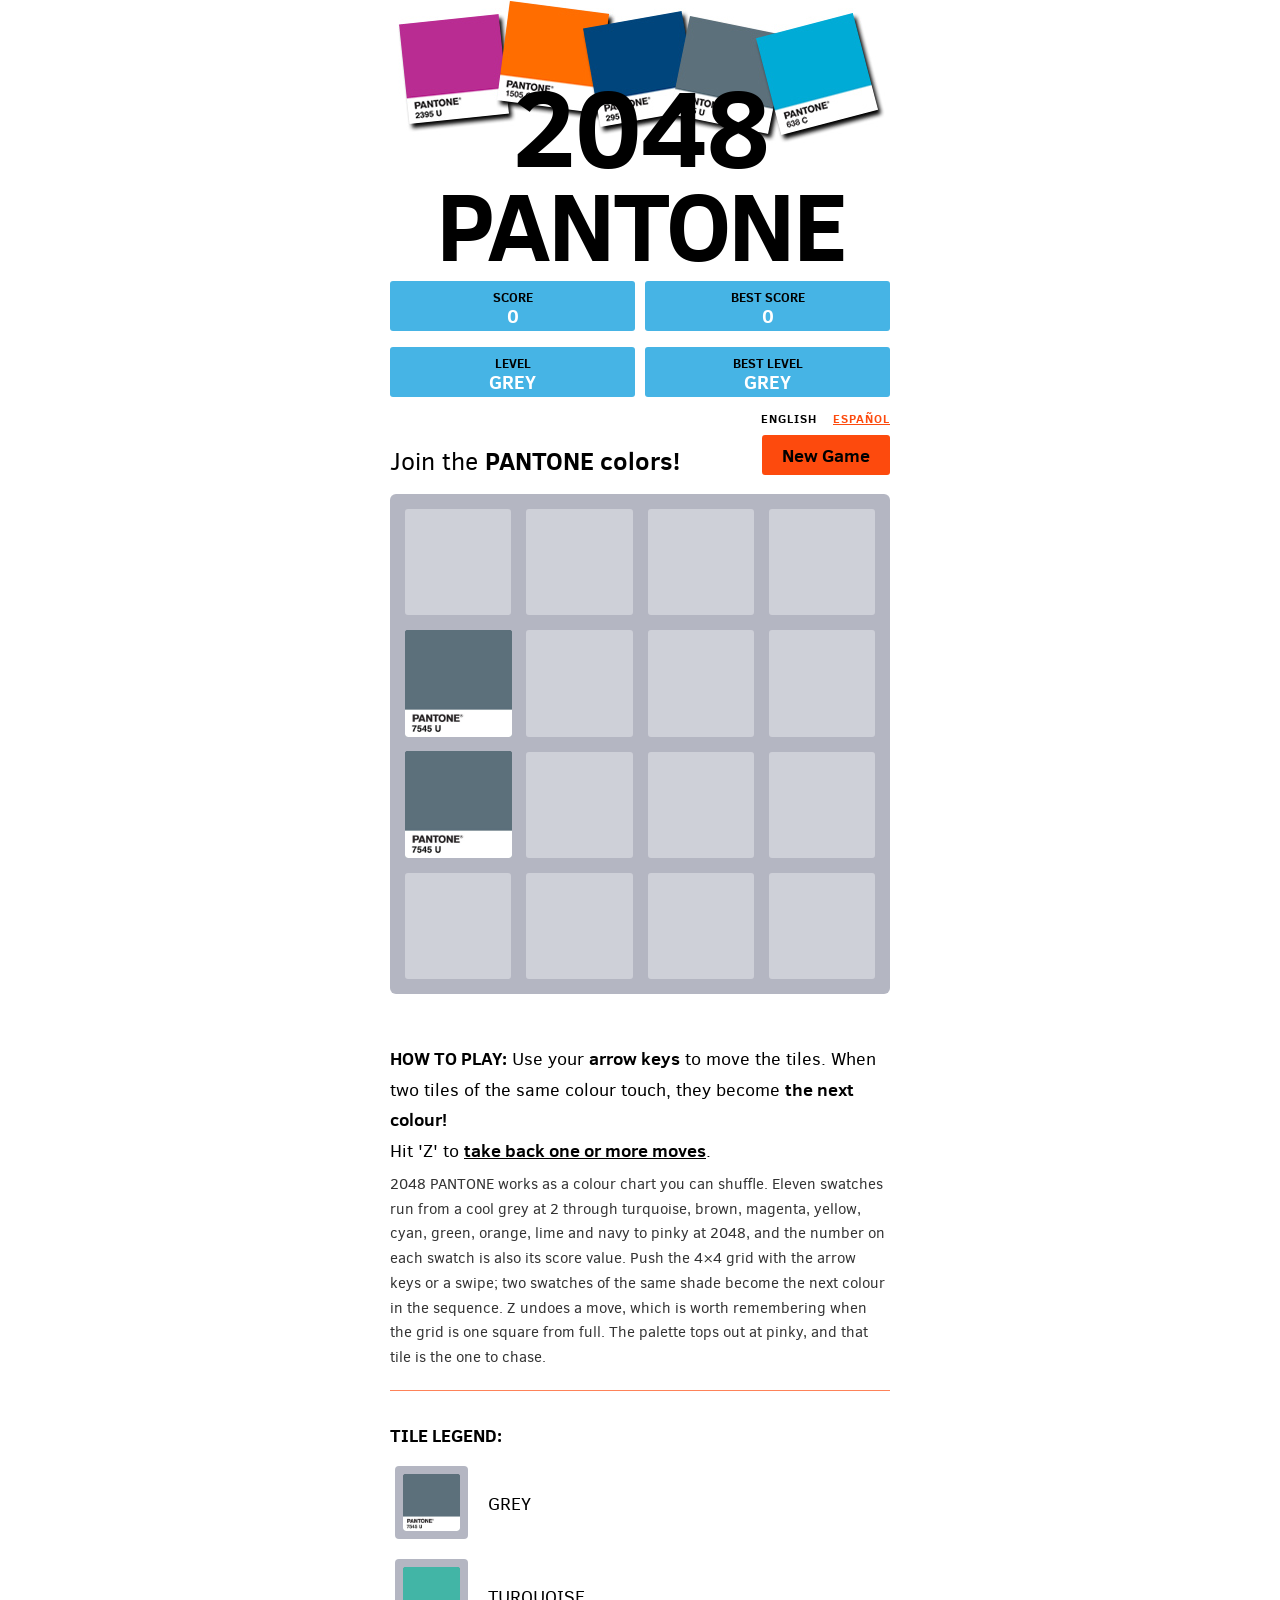
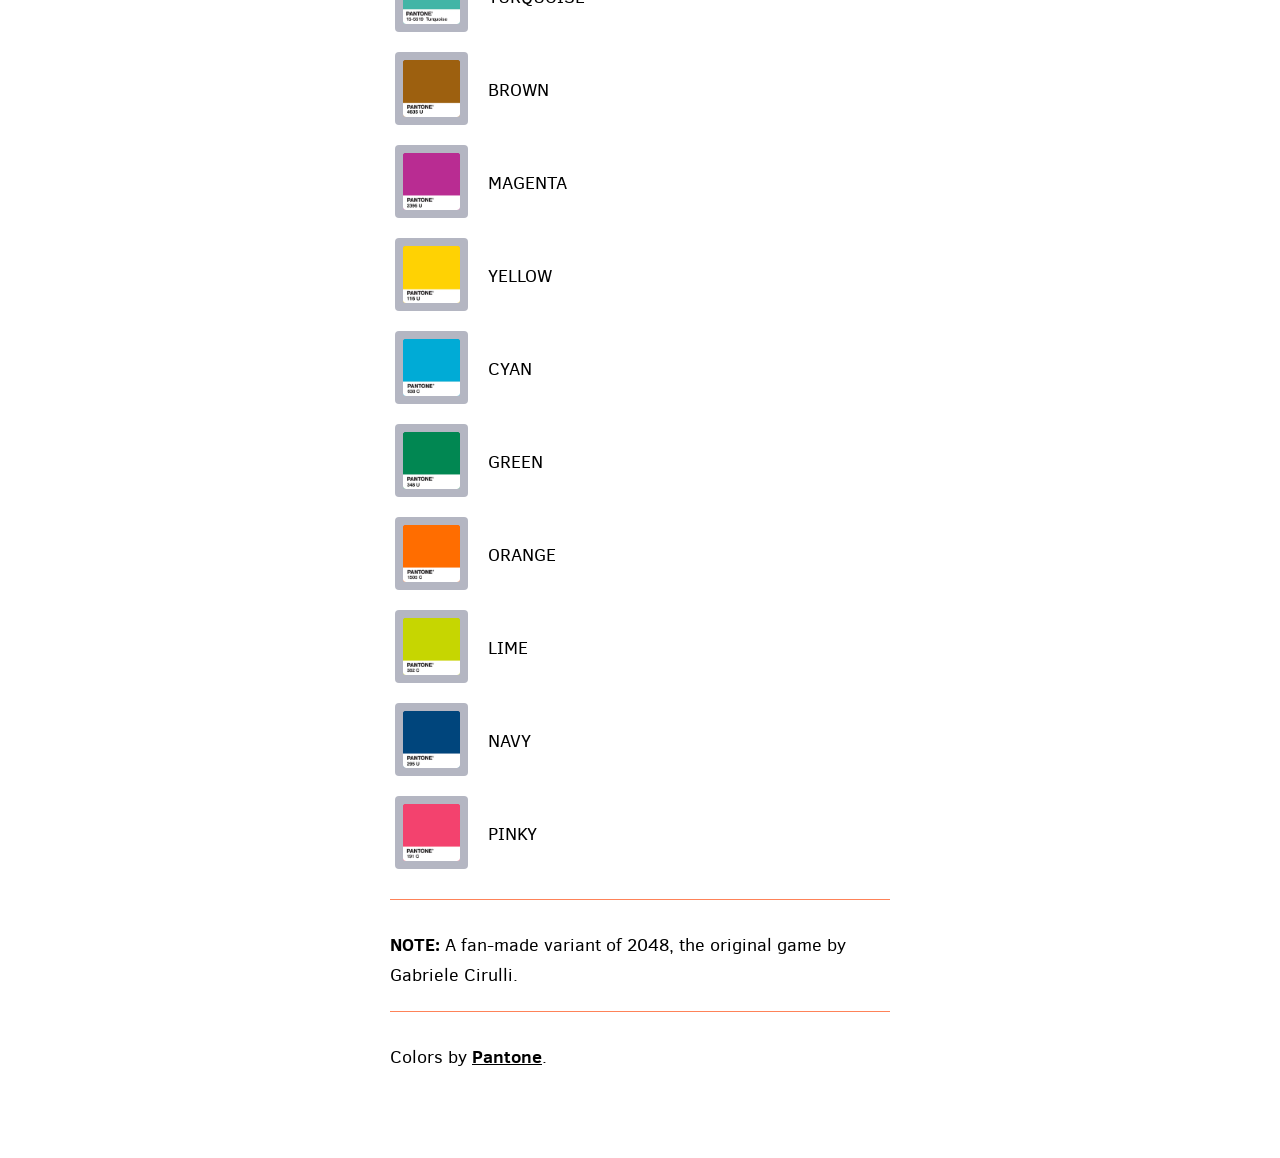
<file: index.html>
<!DOCTYPE html>
<html lang="en">
<head>
  <meta charset="utf-8">
  <title>2048 PANTONE — color tile puzzle</title>
  <meta name="description" content="Play 2048 PANTONE: merge tiles of the same colour to climb from grey to pinky, watch your level, and undo a move when the board traps you.">

  <link rel="canonical" href="https://tile2048.github.io/2048-PANTONE/">
  <link rel="alternate" hreflang="en" href="https://tile2048.github.io/2048-PANTONE/">
  <link rel="alternate" hreflang="es" href="https://tile2048.github.io/2048-PANTONE/es/">
  <link rel="alternate" hreflang="x-default" href="https://tile2048.github.io/2048-PANTONE/">

  <meta property="og:type" content="website">
  <meta property="og:title" content="2048 PANTONE — color tile puzzle">
  <meta property="og:description" content="Play 2048 PANTONE: merge tiles of the same colour to climb from grey to pinky, watch your level, and undo a move when the board traps you.">
  <meta property="og:url" content="https://tile2048.github.io/2048-PANTONE/">
  <meta property="og:locale" content="en_US">
  <meta property="og:locale:alternate" content="es_ES">

  <link href="style/main.css" rel="stylesheet" type="text/css">
  <link rel="shortcut icon" href="favicon.ico">
  <link rel="apple-touch-icon" href="meta/apple-touch-icon.png">
  <meta name="apple-mobile-web-app-capable" content="yes">
  <meta name="apple-mobile-web-app-status-bar-style" content="black">

  <meta name="HandheldFriendly" content="True">
  <meta name="MobileOptimized" content="320">
  <meta name="viewport" content="width=device-width, target-densitydpi=160dpi, initial-scale=1.0, maximum-scale=1, user-scalable=no, minimal-ui">
  <meta name="format-detection" content="telephone=no" />

  <script type="application/ld+json">
  {
    "@context": "https://schema.org",
    "@type": "VideoGame",
    "name": "2048 PANTONE",
    "inLanguage": "en",
    "url": "https://tile2048.github.io/2048-PANTONE/",
    "description": "A PANTONE colour version of the 2048 sliding tile puzzle: merge equal colours to move up the palette from grey to pinky."
  }
  </script>
</head>
<body>
  <div class="container">

    <div class="heading">
      <div class="title-container">
        <h1 class="title">2048 <small>PANTONE</small></h1>
      </div>
      <div class="scores-container">
        <div class="score-container">
          <p>
            <span class="caption">Score</span><br>
            <span class="score-points">0</span>
          </p>
        </div>
        <div class="best-container">
          <p>
            <span class="caption">Best Score</span><br>
            <span class="best-points">0</span>
          </p>
        </div>
        <div class="score-container">
          <p>
            <span class="caption">Level</span><br>
            <span class="score-level">grey</span>
          </p>
        </div>
        <div class="best-container">
          <p>
            <span class="caption">Best Level</span><br>
            <span class="best-level">grey</span>
          </p>
        </div>
      </div>
    </div>

    <nav class="lang-links"><span>English</span> <a href="es/" hreflang="es" lang="es">Español</a></nav>

    <div class="above-game">
      <p class="game-intro">Join the <strong>PANTONE colors!</strong></p>
      <a class="restart-button">New Game</a>
    </div>

    <div class="game-container">
      <div class="game-message">
        <p></p>
        <div class="lower">
	        <a class="keep-playing-button">Continue</a>
          <a class="retry-button">Retry</a>
          <div class="score-sharing"></div>
        </div>
      </div>

      <div class="grid-container">
        <div class="grid-row">
          <div class="grid-cell"></div>
          <div class="grid-cell"></div>
          <div class="grid-cell"></div>
          <div class="grid-cell"></div>
        </div>
        <div class="grid-row">
          <div class="grid-cell"></div>
          <div class="grid-cell"></div>
          <div class="grid-cell"></div>
          <div class="grid-cell"></div>
        </div>
        <div class="grid-row">
          <div class="grid-cell"></div>
          <div class="grid-cell"></div>
          <div class="grid-cell"></div>
          <div class="grid-cell"></div>
        </div>
        <div class="grid-row">
          <div class="grid-cell"></div>
          <div class="grid-cell"></div>
          <div class="grid-cell"></div>
          <div class="grid-cell"></div>
        </div>
      </div>

      <div class="tile-container">

      </div>
    </div>

    <p class="game-explanation">
      <strong class="important">How to play:</strong> Use your <strong>arrow keys</strong> to move the tiles. When two tiles of the same colour touch, they become <strong>the next colour!</strong><br>
      Hit 'Z' to <a href="#" onclick="handle_undo()">take back one or more moves</a>.
    </p>
    <p class="game-about">
      2048 PANTONE works as a colour chart you can shuffle. Eleven swatches run from a cool grey at 2 through turquoise, brown, magenta, yellow, cyan, green, orange, lime and navy to pinky at 2048, and the number on each swatch is also its score value. Push the 4×4 grid with the arrow keys or a swipe; two swatches of the same shade become the next colour in the sequence. Z undoes a move, which is worth remembering when the grid is one square from full. The palette tops out at pinky, and that tile is the one to chase.
    </p>
    <hr>
    <p class="tile-legend"><strong class="important">Tile Legend:</strong></p>
    <div class="legend-list">
      <div class="legend-row">
        <div class="legend-grid"><div class="legend-cell cell-2"><img src="style/img/2.jpg" alt="grey"></div></div>
        <p>grey</p>
      </div>
      <div class="legend-row">
        <div class="legend-grid"><div class="legend-cell cell-4"><img src="style/img/4.jpg" alt="turquoise"></div></div>
        <p>turquoise</p>
      </div>
      <div class="legend-row">
        <div class="legend-grid"><div class="legend-cell cell-8"><img src="style/img/8.jpg" alt="brown"></div></div>
        <p>brown</p>
      </div>
      <div class="legend-row">
        <div class="legend-grid"><div class="legend-cell cell-16"><img src="style/img/16.jpg" alt="magenta"></div></div>
        <p>magenta</p>
      </div>
      <div class="legend-row">
        <div class="legend-grid"><div class="legend-cell cell-32"><img src="style/img/32.jpg" alt="yellow"></div></div>
        <p>yellow</p>
      </div>
      <div class="legend-row">
        <div class="legend-grid"><div class="legend-cell cell-64"><img src="style/img/64.jpg" alt="cyan"></div></div>
        <p>cyan</p>
      </div>
      <div class="legend-row">
        <div class="legend-grid"><div class="legend-cell cell-128"><img src="style/img/128.jpg" alt="green"></div></div>
        <p>green</p>
      </div>
      <div class="legend-row">
        <div class="legend-grid"><div class="legend-cell cell-256"><img src="style/img/256.jpg" alt="orange"></div></div>
        <p>orange</p>
      </div>
      <div class="legend-row">
        <div class="legend-grid"><div class="legend-cell cell-512"><img src="style/img/512.jpg" alt="lime"></div></div>
        <p>lime</p>
      </div>
      <div class="legend-row">
        <div class="legend-grid"><div class="legend-cell cell-1024"><img src="style/img/1024.jpg" alt="navy"></div></div>
        <p>navy</p>
      </div>
      <div class="legend-row">
        <div class="legend-grid"><div class="legend-cell cell-2048"><img src="style/img/2048.jpg" alt="pinky"></div></div>
        <p>pinky</p>
      </div>
    </div>
    <hr>
    <p class="disclaimer">
    <strong class="important">Note:</strong> A fan-made variant of 2048, the original game by Gabriele Cirulli.
    </p>
    <hr>
    <p class="credits">
      Colors by <a href="http://www.pantone.com/pages/pantone/index.aspx" title="Pantone - PANTONE Color, products and guides for accurate color communication.">Pantone</a>.
    </p>
  </div>
  <script src="js/seedrandom.js"></script>
  <script src="js/bind_polyfill.js"></script>
  <script src="js/classlist_polyfill.js"></script>
  <script src="js/animframe_polyfill.js"></script>
  <script>
    // Assets and sentences of this page. The Spanish page sets ../ and its own words.
    window.GAME_ROOT = "";

    // Text that only appears once a game is running, in the language of this page.
    window.PAGE_STRINGS = {
      "game-won": "You win!",
      "game-over": "Game over!",
      "tweet1": "I scored ",
      "tweet2": " at 2048-PANTONE #2048game",
      "2": "grey",
      "4": "turquoise",
      "8": "brown",
      "16": "magenta",
      "32": "yellow",
      "64": "cyan",
      "128": "green",
      "256": "orange",
      "512": "lime",
      "1024": "navy",
      "2048": "pinky"
    };

    function Localize(key) {
      return window.PAGE_STRINGS.hasOwnProperty(String(key)) ? window.PAGE_STRINGS[String(key)] : String(key);
    }
  </script>
  <script src="js/keyboard_input_manager.js"></script>
  <script src="js/html_actuator.js"></script>
  <script src="js/grid.js"></script>
  <script src="js/tile.js"></script>
  <script src="js/local_storage_manager.js"></script>
  <script src="js/game_manager.js"></script>
  <script src="js/application.js"></script>
  <script>
    window.twttr = (function (d,s,id) {
      var t, js, fjs = d.getElementsByTagName(s)[0];
      if (d.getElementById(id)) return; js=d.createElement(s); js.id=id;
      js.src="https://platform.twitter.com/widgets.js"; fjs.parentNode.insertBefore(js, fjs);
      return window.twttr || (t = { _e: [], ready: function(f){ t._e.push(f) } });
    }(document, "script", "twitter-wjs"));
  </script>
  <script type='module' src='https://static.cloudflareinsights.com/beacon.min.js' data-cf-beacon='{"token": "ac91dead76b643889e88ca2612f285b2"}'></script>
</body>
</html>
</file>
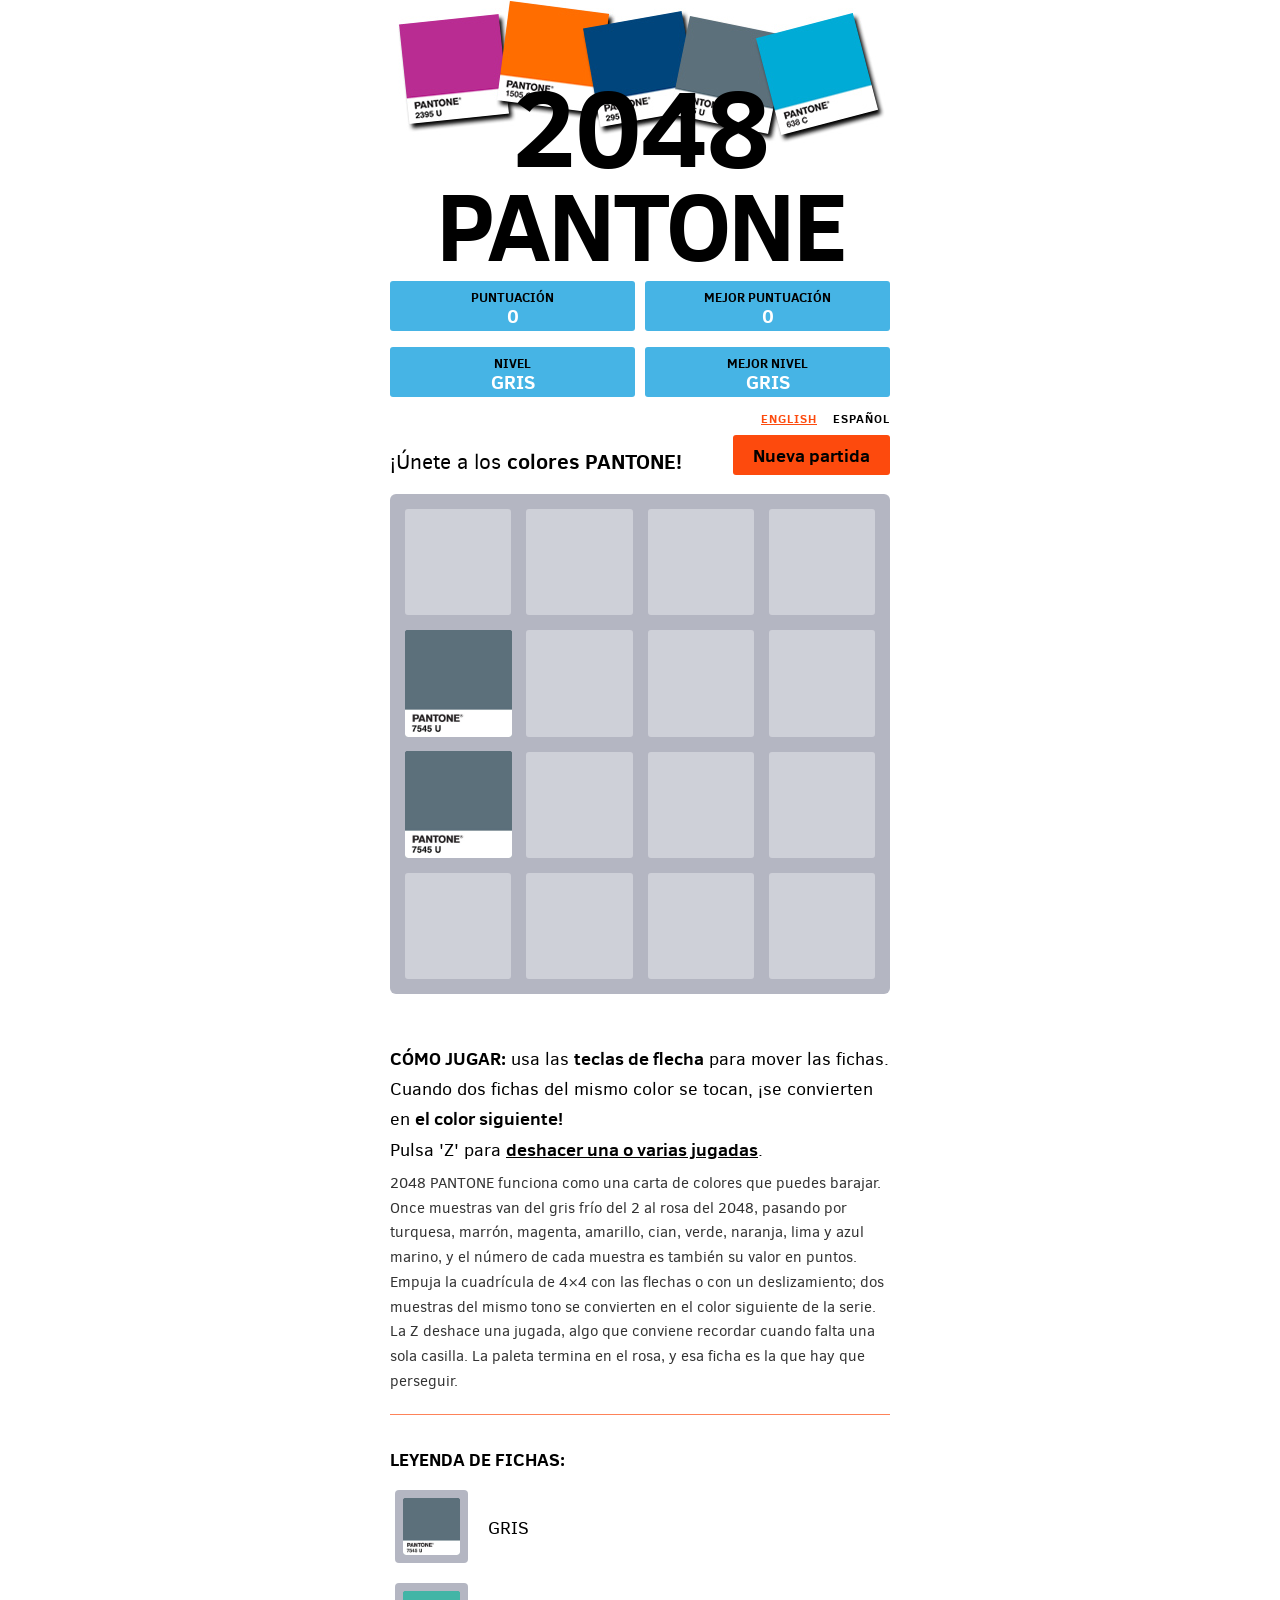
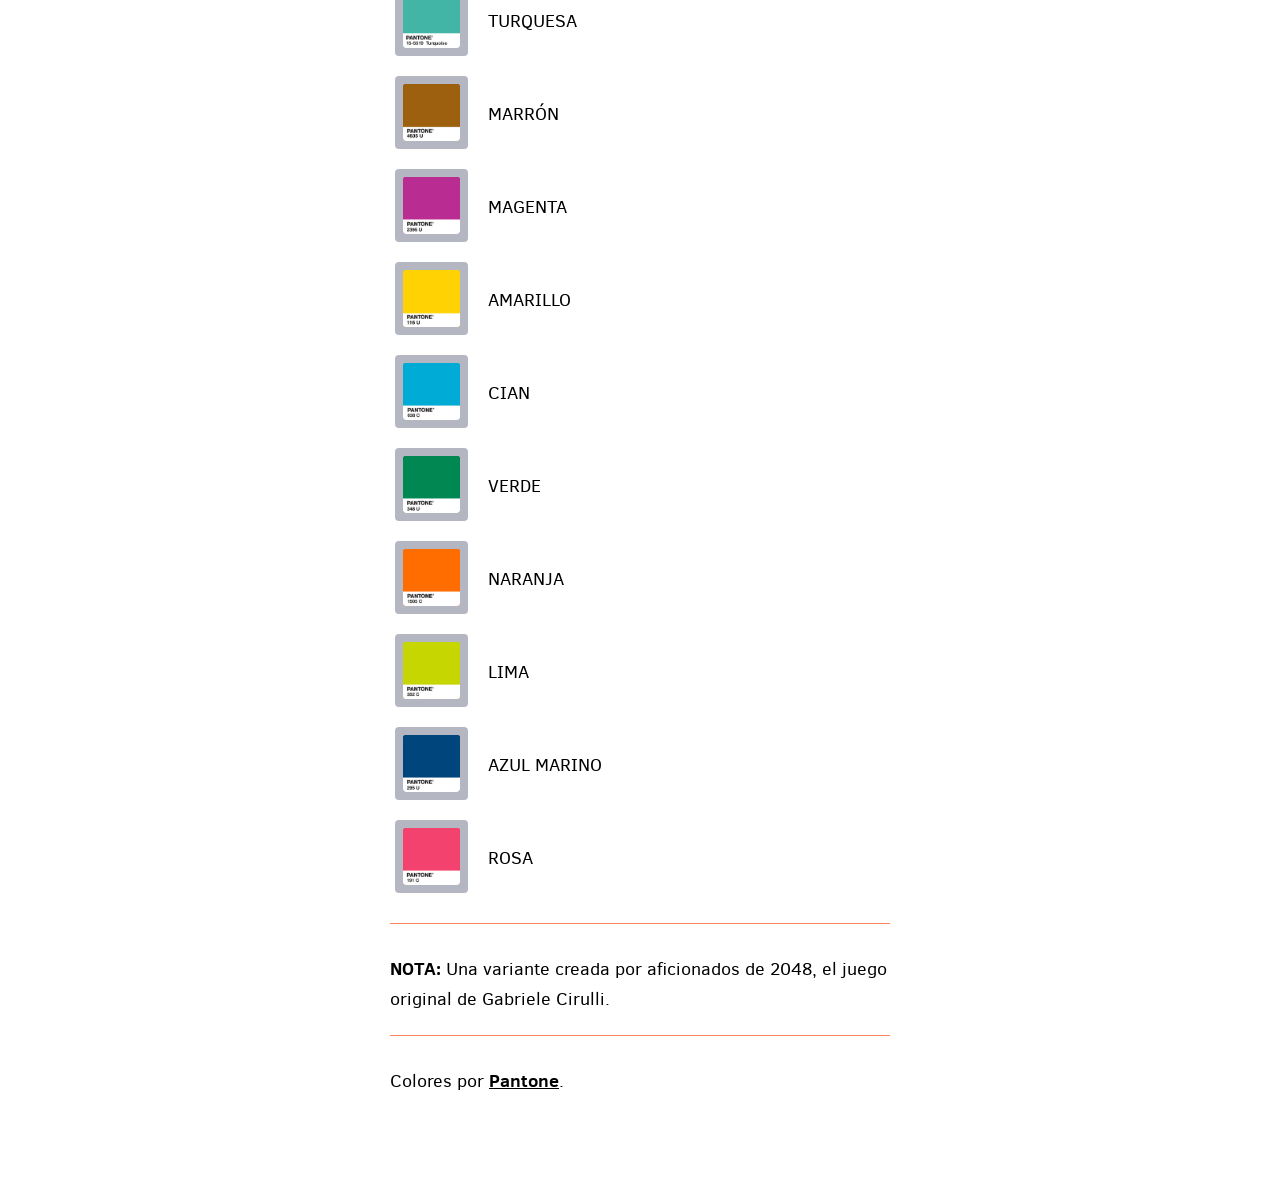
<file: es/index.html>
<!DOCTYPE html>
<html lang="es">
<head>
  <meta charset="utf-8">
  <title>2048 PANTONE — puzle de fichas de colores</title>
  <meta name="description" content="Juega a 2048 PANTONE: une fichas del mismo color para subir del gris al rosa, vigila tu nivel y deshaz una jugada cuando el tablero te atrape.">

  <link rel="canonical" href="https://tile2048.github.io/2048-PANTONE/es/">
  <link rel="alternate" hreflang="en" href="https://tile2048.github.io/2048-PANTONE/">
  <link rel="alternate" hreflang="es" href="https://tile2048.github.io/2048-PANTONE/es/">
  <link rel="alternate" hreflang="x-default" href="https://tile2048.github.io/2048-PANTONE/">

  <meta property="og:type" content="website">
  <meta property="og:title" content="2048 PANTONE — puzle de fichas de colores">
  <meta property="og:description" content="Juega a 2048 PANTONE: une fichas del mismo color para subir del gris al rosa, vigila tu nivel y deshaz una jugada cuando el tablero te atrape.">
  <meta property="og:url" content="https://tile2048.github.io/2048-PANTONE/es/">
  <meta property="og:locale" content="es_ES">
  <meta property="og:locale:alternate" content="en_US">

  <link href="../style/main.css" rel="stylesheet" type="text/css">
  <link rel="shortcut icon" href="../favicon.ico">
  <link rel="apple-touch-icon" href="../meta/apple-touch-icon.png">
  <meta name="apple-mobile-web-app-capable" content="yes">
  <meta name="apple-mobile-web-app-status-bar-style" content="black">

  <meta name="HandheldFriendly" content="True">
  <meta name="MobileOptimized" content="320">
  <meta name="viewport" content="width=device-width, target-densitydpi=160dpi, initial-scale=1.0, maximum-scale=1, user-scalable=no, minimal-ui">
  <meta name="format-detection" content="telephone=no" />

  <script type="application/ld+json">
  {
    "@context": "https://schema.org",
    "@type": "VideoGame",
    "name": "2048 PANTONE",
    "inLanguage": "es",
    "url": "https://tile2048.github.io/2048-PANTONE/es/",
    "description": "Versión en colores PANTONE del puzle de fichas 2048: une colores iguales para avanzar por la paleta del gris al rosa."
  }
  </script>
</head>
<body>
  <div class="container">

    <div class="heading">
      <div class="title-container">
        <h1 class="title">2048 <small>PANTONE</small></h1>
      </div>
      <div class="scores-container">
        <div class="score-container">
          <p>
            <span class="caption">Puntuación</span><br>
            <span class="score-points">0</span>
          </p>
        </div>
        <div class="best-container">
          <p>
            <span class="caption">Mejor puntuación</span><br>
            <span class="best-points">0</span>
          </p>
        </div>
        <div class="score-container">
          <p>
            <span class="caption">Nivel</span><br>
            <span class="score-level">gris</span>
          </p>
        </div>
        <div class="best-container">
          <p>
            <span class="caption">Mejor nivel</span><br>
            <span class="best-level">gris</span>
          </p>
        </div>
      </div>
    </div>

    <nav class="lang-links"><a href="../" hreflang="en" lang="en">English</a> <span>Español</span></nav>

    <div class="above-game">
      <p class="game-intro">¡Únete a los <strong>colores PANTONE!</strong></p>
      <a class="restart-button">Nueva partida</a>
    </div>

    <div class="game-container">
      <div class="game-message">
        <p></p>
        <div class="lower">
	        <a class="keep-playing-button">Continuar</a>
          <a class="retry-button">Reintentar</a>
          <div class="score-sharing"></div>
        </div>
      </div>

      <div class="grid-container">
        <div class="grid-row">
          <div class="grid-cell"></div>
          <div class="grid-cell"></div>
          <div class="grid-cell"></div>
          <div class="grid-cell"></div>
        </div>
        <div class="grid-row">
          <div class="grid-cell"></div>
          <div class="grid-cell"></div>
          <div class="grid-cell"></div>
          <div class="grid-cell"></div>
        </div>
        <div class="grid-row">
          <div class="grid-cell"></div>
          <div class="grid-cell"></div>
          <div class="grid-cell"></div>
          <div class="grid-cell"></div>
        </div>
        <div class="grid-row">
          <div class="grid-cell"></div>
          <div class="grid-cell"></div>
          <div class="grid-cell"></div>
          <div class="grid-cell"></div>
        </div>
      </div>

      <div class="tile-container">

      </div>
    </div>

    <p class="game-explanation">
      <strong class="important">Cómo jugar:</strong> usa las <strong>teclas de flecha</strong> para mover las fichas. Cuando dos fichas del mismo color se tocan, ¡se convierten en <strong>el color siguiente!</strong><br>
      Pulsa 'Z' para <a href="#" onclick="handle_undo()">deshacer una o varias jugadas</a>.
    </p>
    <p class="game-about">
      2048 PANTONE funciona como una carta de colores que puedes barajar. Once muestras van del gris frío del 2 al rosa del 2048, pasando por turquesa, marrón, magenta, amarillo, cian, verde, naranja, lima y azul marino, y el número de cada muestra es también su valor en puntos. Empuja la cuadrícula de 4×4 con las flechas o con un deslizamiento; dos muestras del mismo tono se convierten en el color siguiente de la serie. La Z deshace una jugada, algo que conviene recordar cuando falta una sola casilla. La paleta termina en el rosa, y esa ficha es la que hay que perseguir.
    </p>
    <hr>
    <p class="tile-legend"><strong class="important">Leyenda de fichas:</strong></p>
    <div class="legend-list">
      <div class="legend-row">
        <div class="legend-grid"><div class="legend-cell cell-2"><img src="../style/img/2.jpg" alt="gris"></div></div>
        <p>gris</p>
      </div>
      <div class="legend-row">
        <div class="legend-grid"><div class="legend-cell cell-4"><img src="../style/img/4.jpg" alt="turquesa"></div></div>
        <p>turquesa</p>
      </div>
      <div class="legend-row">
        <div class="legend-grid"><div class="legend-cell cell-8"><img src="../style/img/8.jpg" alt="marrón"></div></div>
        <p>marrón</p>
      </div>
      <div class="legend-row">
        <div class="legend-grid"><div class="legend-cell cell-16"><img src="../style/img/16.jpg" alt="magenta"></div></div>
        <p>magenta</p>
      </div>
      <div class="legend-row">
        <div class="legend-grid"><div class="legend-cell cell-32"><img src="../style/img/32.jpg" alt="amarillo"></div></div>
        <p>amarillo</p>
      </div>
      <div class="legend-row">
        <div class="legend-grid"><div class="legend-cell cell-64"><img src="../style/img/64.jpg" alt="cian"></div></div>
        <p>cian</p>
      </div>
      <div class="legend-row">
        <div class="legend-grid"><div class="legend-cell cell-128"><img src="../style/img/128.jpg" alt="verde"></div></div>
        <p>verde</p>
      </div>
      <div class="legend-row">
        <div class="legend-grid"><div class="legend-cell cell-256"><img src="../style/img/256.jpg" alt="naranja"></div></div>
        <p>naranja</p>
      </div>
      <div class="legend-row">
        <div class="legend-grid"><div class="legend-cell cell-512"><img src="../style/img/512.jpg" alt="lima"></div></div>
        <p>lima</p>
      </div>
      <div class="legend-row">
        <div class="legend-grid"><div class="legend-cell cell-1024"><img src="../style/img/1024.jpg" alt="azul marino"></div></div>
        <p>azul marino</p>
      </div>
      <div class="legend-row">
        <div class="legend-grid"><div class="legend-cell cell-2048"><img src="../style/img/2048.jpg" alt="rosa"></div></div>
        <p>rosa</p>
      </div>
    </div>
    <hr>
    <p class="disclaimer">
    <strong class="important">Nota:</strong> Una variante creada por aficionados de 2048, el juego original de Gabriele Cirulli.
    </p>
    <hr>
    <p class="credits">
      Colores por <a href="http://www.pantone.com/pages/pantone/index.aspx" title="Pantone - PANTONE Color, products and guides for accurate color communication.">Pantone</a>.
    </p>
  </div>
  <script src="../js/seedrandom.js"></script>
  <script src="../js/bind_polyfill.js"></script>
  <script src="../js/classlist_polyfill.js"></script>
  <script src="../js/animframe_polyfill.js"></script>
  <script>
    // Assets and sentences of this page. The English page sits at the repo root.
    window.GAME_ROOT = "../";

    // Text that only appears once a game is running, in the language of this page.
    window.PAGE_STRINGS = {
      "game-won": "¡Ganaste!",
      "game-over": "¡Fin del juego!",
      "tweet1": "Conseguí ",
      "tweet2": " en 2048-PANTONE #2048game",
      "2": "gris",
      "4": "turquesa",
      "8": "marrón",
      "16": "magenta",
      "32": "amarillo",
      "64": "cian",
      "128": "verde",
      "256": "naranja",
      "512": "lima",
      "1024": "azul marino",
      "2048": "rosa"
    };

    function Localize(key) {
      return window.PAGE_STRINGS.hasOwnProperty(String(key)) ? window.PAGE_STRINGS[String(key)] : String(key);
    }
  </script>
  <script src="../js/keyboard_input_manager.js"></script>
  <script src="../js/html_actuator.js"></script>
  <script src="../js/grid.js"></script>
  <script src="../js/tile.js"></script>
  <script src="../js/local_storage_manager.js"></script>
  <script src="../js/game_manager.js"></script>
  <script src="../js/application.js"></script>
  <script>
    window.twttr = (function (d,s,id) {
      var t, js, fjs = d.getElementsByTagName(s)[0];
      if (d.getElementById(id)) return; js=d.createElement(s); js.id=id;
      js.src="https://platform.twitter.com/widgets.js"; fjs.parentNode.insertBefore(js, fjs);
      return window.twttr || (t = { _e: [], ready: function(f){ t._e.push(f) } });
    }(document, "script", "twitter-wjs"));
  </script>
  <script type='module' src='https://static.cloudflareinsights.com/beacon.min.js' data-cf-beacon='{"token": "ac91dead76b643889e88ca2612f285b2"}'></script>
</body>
</html>
</file>
<file: style/main.css>
@import url(fonts/clear-sans.css);
/* $tile-gold-glow-color: lighten($tile-gold-color, 15%); */
html, body {
  margin: 0;
  padding: 0;
  background-color: #fff;
  color: black;
  font-family: "Clear Sans", "Helvetica Neue", Arial, sans-serif;
  font-size: 18px; }

body {
  padding: 80px 0;
  background-image: url(img/bg.jpg);
  background-position: 50% top;
  background-repeat: no-repeat; }

.heading:after {
  content: "";
  display: block;
  clear: both; }

h1.title {
  letter-spacing: -3px;
  line-height: 85%;
  font-size: 110px;
  font-weight: bold;
  margin: 0;
  display: block;
  text-align: center; }
  h1.title small {
    font-size: 98px; }

.title-container {
  position: relative;
  display: inline-block;
  padding-bottom: 10px; }

@-webkit-keyframes move-up {
  0% {
    top: 25px;
    opacity: 1; }

  100% {
    top: -50px;
    opacity: 0; } }
@-moz-keyframes move-up {
  0% {
    top: 25px;
    opacity: 1; }

  100% {
    top: -50px;
    opacity: 0; } }
@keyframes move-up {
  0% {
    top: 25px;
    opacity: 1; }

  100% {
    top: -50px;
    opacity: 0; } }
.scores-container {
  text-align: center; }

p {
  margin-top: 5px;
  margin-bottom: 5px;
  line-height: 1.65; }

.score-container, .best-container {
  position: relative;
  display: inline-block;
  background: #46b4e5;
  padding: 0px;
  font-size: 19px;
  text-transform: uppercase;
  font-weight: bold;
  border-radius: 3px;
  color: white;
  margin-top: 0px;
  margin-bottom: 16px;
  text-align: center;
  width: 49%;
  float: left; }
  .score-container .score-level, .score-container .best-level, .best-container .score-level, .best-container .best-level {
    display: block;
    font-size: 19px; }
  .score-container p, .best-container p {
    line-height: 19px; }
  .score-container .caption, .best-container .caption {
    font-size: 13px;
    color: black; }
  .score-container .score-addition, .best-container .score-addition {
    position: absolute;
    top: 37px;
    width: 100%;
    font-size: inherit;
    line-height: 19px;
    font-weight: bold;
    color: rgba(0, 0, 0, 0.9);
    z-index: 100;
    -webkit-animation: move-up 600ms ease-in;
    -moz-animation: move-up 600ms ease-in;
    animation: move-up 600ms ease-in;
    -webkit-animation-fill-mode: both;
    -moz-animation-fill-mode: both;
    animation-fill-mode: both; }

.best-container {
  float: right; }

a {
  color: black;
  font-weight: bold;
  text-decoration: underline;
  cursor: pointer; }

strong.important {
  text-transform: uppercase; }

hr {
  border: none;
  border-bottom: 1px solid #fe8359;
  margin-top: 20px;
  margin-bottom: 30px; }

.container {
  width: 500px;
  margin: 0 auto; }

@-webkit-keyframes fade-in {
  0% {
    opacity: 0; }

  100% {
    opacity: 1; } }
@-moz-keyframes fade-in {
  0% {
    opacity: 0; }

  100% {
    opacity: 1; } }
@keyframes fade-in {
  0% {
    opacity: 0; }

  100% {
    opacity: 1; } }
.game-container {
  margin-top: 11px;
  position: relative;
  padding: 15px;
  cursor: default;
  -webkit-touch-callout: none;
  -ms-touch-callout: none;
  -webkit-user-select: none;
  -moz-user-select: none;
  -ms-user-select: none;
  -ms-touch-action: none;
  touch-action: none;
  background: #b4b6c2;
  border-radius: 6px;
  width: 500px;
  height: 500px;
  -webkit-box-sizing: border-box;
  -moz-box-sizing: border-box;
  box-sizing: border-box; }
  .game-container .game-message {
    display: none;
    position: absolute;
    top: 0;
    right: 0;
    bottom: 0;
    left: 0;
    background: rgba(255, 255, 255, 0.7);
    z-index: 100;
    text-align: center;
    -webkit-animation: fade-in 800ms ease 1200ms;
    -moz-animation: fade-in 800ms ease 1200ms;
    animation: fade-in 800ms ease 1200ms;
    -webkit-animation-fill-mode: both;
    -moz-animation-fill-mode: both;
    animation-fill-mode: both; }
    .game-container .game-message p {
      font-size: 60px;
      font-weight: bold;
      height: 60px;
      line-height: 60px;
      margin-top: 222px; }
    .game-container .game-message .lower {
      display: block;
      margin-top: 59px; }
    .game-container .game-message a {
      display: inline-block;
      background: #fd4a0d;
      border-radius: 3px;
      padding: 0 20px;
      text-decoration: none;
      color: black;
      height: 40px;
      line-height: 42px;
      margin-left: 9px; }
      .game-container .game-message a.keep-playing-button {
        display: none; }
    .game-container .game-message .score-sharing {
      display: inline-block;
      vertical-align: middle;
      margin-left: 10px; }
    .game-container .game-message.game-won {
      background: rgba(255, 255, 255, 0.5);
      color: white; }
      .game-container .game-message.game-won a.keep-playing-button {
        display: inline-block; }
    .game-container .game-message.game-won, .game-container .game-message.game-over {
      display: block; }

.grid-container {
  position: absolute;
  z-index: 1; }

.grid-row {
  margin-bottom: 15px; }
  .grid-row:last-child {
    margin-bottom: 0; }
  .grid-row:after {
    content: "";
    display: block;
    clear: both; }

.grid-cell {
  width: 106.25px;
  height: 106.25px;
  margin-right: 15px;
  float: left;
  border-radius: 3px;
  background: rgba(255, 255, 255, 0.35); }
  .grid-cell:last-child {
    margin-right: 0; }

.tile-container {
  position: absolute;
  z-index: 2; }

.tile, .tile .tile-inner {
  width: 107px;
  height: 107px;
  line-height: 116.25px; }
.tile.tile-position-1-1 {
  -webkit-transform: translate(0px, 0px);
  -moz-transform: translate(0px, 0px);
  transform: translate(0px, 0px); }
.tile.tile-position-1-2 {
  -webkit-transform: translate(0px, 121px);
  -moz-transform: translate(0px, 121px);
  transform: translate(0px, 121px); }
.tile.tile-position-1-3 {
  -webkit-transform: translate(0px, 242px);
  -moz-transform: translate(0px, 242px);
  transform: translate(0px, 242px); }
.tile.tile-position-1-4 {
  -webkit-transform: translate(0px, 363px);
  -moz-transform: translate(0px, 363px);
  transform: translate(0px, 363px); }
.tile.tile-position-2-1 {
  -webkit-transform: translate(121px, 0px);
  -moz-transform: translate(121px, 0px);
  transform: translate(121px, 0px); }
.tile.tile-position-2-2 {
  -webkit-transform: translate(121px, 121px);
  -moz-transform: translate(121px, 121px);
  transform: translate(121px, 121px); }
.tile.tile-position-2-3 {
  -webkit-transform: translate(121px, 242px);
  -moz-transform: translate(121px, 242px);
  transform: translate(121px, 242px); }
.tile.tile-position-2-4 {
  -webkit-transform: translate(121px, 363px);
  -moz-transform: translate(121px, 363px);
  transform: translate(121px, 363px); }
.tile.tile-position-3-1 {
  -webkit-transform: translate(242px, 0px);
  -moz-transform: translate(242px, 0px);
  transform: translate(242px, 0px); }
.tile.tile-position-3-2 {
  -webkit-transform: translate(242px, 121px);
  -moz-transform: translate(242px, 121px);
  transform: translate(242px, 121px); }
.tile.tile-position-3-3 {
  -webkit-transform: translate(242px, 242px);
  -moz-transform: translate(242px, 242px);
  transform: translate(242px, 242px); }
.tile.tile-position-3-4 {
  -webkit-transform: translate(242px, 363px);
  -moz-transform: translate(242px, 363px);
  transform: translate(242px, 363px); }
.tile.tile-position-4-1 {
  -webkit-transform: translate(363px, 0px);
  -moz-transform: translate(363px, 0px);
  transform: translate(363px, 0px); }
.tile.tile-position-4-2 {
  -webkit-transform: translate(363px, 121px);
  -moz-transform: translate(363px, 121px);
  transform: translate(363px, 121px); }
.tile.tile-position-4-3 {
  -webkit-transform: translate(363px, 242px);
  -moz-transform: translate(363px, 242px);
  transform: translate(363px, 242px); }
.tile.tile-position-4-4 {
  -webkit-transform: translate(363px, 363px);
  -moz-transform: translate(363px, 363px);
  transform: translate(363px, 363px); }

.tile {
  position: absolute;
  -webkit-transition: 100ms ease-in-out;
  -moz-transition: 100ms ease-in-out;
  transition: 100ms ease-in-out;
  -webkit-transition-property: -webkit-transform;
  -moz-transition-property: -moz-transform;
  transition-property: transform; }
  .tile .tile-inner {
    border-radius: 3px;
    text-align: center;
    font-weight: bold;
    z-index: 10;
    font-size: 55px; }
    .tile .tile-inner img {
      border-radius: 3px;
      width: 100%;
      height: 100%; }
  .tile.tile-2 .tile-inner {
    color: white;
    background: #485d68; }
  .tile.tile-4 .tile-inner {
    color: white;
    background: #2ca796; }
  .tile.tile-8 .tile-inner {
    color: white;
    background: #8e4c0c; }
  .tile.tile-16 .tile-inner {
    color: white;
    background: #ac1d7f; }
  .tile.tile-32 .tile-inner {
    color: white;
    background: #ffc605; }
  .tile.tile-64 .tile-inner {
    color: white;
    background: #009dcd; }
  .tile.tile-128 .tile-inner {
    color: white;
    background: #007541;
    font-size: 45px; }
    @media screen and (max-width: 520px) {
      .tile.tile-128 .tile-inner {
        font-size: 25px; } }
  .tile.tile-256 .tile-inner {
    color: white;
    background: #ff5500;
    font-size: 45px; }
    @media screen and (max-width: 520px) {
      .tile.tile-256 .tile-inner {
        font-size: 25px; } }
  .tile.tile-512 .tile-inner {
    color: white;
    background: #bfcc09;
    font-size: 45px; }
    @media screen and (max-width: 520px) {
      .tile.tile-512 .tile-inner {
        font-size: 25px; } }
  .tile.tile-1024 .tile-inner {
    color: white;
    background: #003669;
    font-size: 35px; }
    @media screen and (max-width: 520px) {
      .tile.tile-1024 .tile-inner {
        font-size: 15px; } }
  .tile.tile-2048 .tile-inner {
    color: white;
    background: #f42c59;
    font-size: 35px; }
    @media screen and (max-width: 520px) {
      .tile.tile-2048 .tile-inner {
        font-size: 15px; } }
  .tile.tile-super .tile-inner {
    color: white;
    font-size: 30px; }
    @media screen and (max-width: 520px) {
      .tile.tile-super .tile-inner {
        font-size: 10px; } }

@-webkit-keyframes appear {
  0% {
    opacity: 0;
    -webkit-transform: scale(0);
    -moz-transform: scale(0);
    transform: scale(0); }

  100% {
    opacity: 1;
    -webkit-transform: scale(1);
    -moz-transform: scale(1);
    transform: scale(1); } }
@-moz-keyframes appear {
  0% {
    opacity: 0;
    -webkit-transform: scale(0);
    -moz-transform: scale(0);
    transform: scale(0); }

  100% {
    opacity: 1;
    -webkit-transform: scale(1);
    -moz-transform: scale(1);
    transform: scale(1); } }
@keyframes appear {
  0% {
    opacity: 0;
    -webkit-transform: scale(0);
    -moz-transform: scale(0);
    transform: scale(0); }

  100% {
    opacity: 1;
    -webkit-transform: scale(1);
    -moz-transform: scale(1);
    transform: scale(1); } }
.tile-new .tile-inner {
  -webkit-animation: appear 200ms ease 100ms;
  -moz-animation: appear 200ms ease 100ms;
  animation: appear 200ms ease 100ms;
  -webkit-animation-fill-mode: backwards;
  -moz-animation-fill-mode: backwards;
  animation-fill-mode: backwards; }

@-webkit-keyframes pop {
  0% {
    -webkit-transform: scale(0);
    -moz-transform: scale(0);
    transform: scale(0); }

  50% {
    -webkit-transform: scale(1.2);
    -moz-transform: scale(1.2);
    transform: scale(1.2); }

  100% {
    -webkit-transform: scale(1);
    -moz-transform: scale(1);
    transform: scale(1); } }
@-moz-keyframes pop {
  0% {
    -webkit-transform: scale(0);
    -moz-transform: scale(0);
    transform: scale(0); }

  50% {
    -webkit-transform: scale(1.2);
    -moz-transform: scale(1.2);
    transform: scale(1.2); }

  100% {
    -webkit-transform: scale(1);
    -moz-transform: scale(1);
    transform: scale(1); } }
@keyframes pop {
  0% {
    -webkit-transform: scale(0);
    -moz-transform: scale(0);
    transform: scale(0); }

  50% {
    -webkit-transform: scale(1.2);
    -moz-transform: scale(1.2);
    transform: scale(1.2); }

  100% {
    -webkit-transform: scale(1);
    -moz-transform: scale(1);
    transform: scale(1); } }
.tile-merged .tile-inner {
  z-index: 20;
  -webkit-animation: pop 200ms ease 100ms;
  -moz-animation: pop 200ms ease 100ms;
  animation: pop 200ms ease 100ms;
  -webkit-animation-fill-mode: backwards;
  -moz-animation-fill-mode: backwards;
  animation-fill-mode: backwards; }

.above-game:after {
  content: "";
  display: block;
  clear: both; }

.game-intro {
  float: left;
  font-size: 25px;
  line-height: 42px;
  margin-bottom: 0;
  margin-top: 5px; }

.restart-button {
  display: inline-block;
  background: #fd4a0d;
  border-radius: 3px;
  padding: 0 20px;
  text-decoration: none;
  color: black;
  height: 40px;
  line-height: 42px;
  display: block;
  text-align: center;
  float: right; }

.game-explanation {
  margin-top: 50px; }

@media screen and (max-width: 520px) {
  html, body {
    font-size: 15px; }

  body {
    margin: 20px 0;
    padding: 0 20px;
    background-size: 50%;
    background-position: 50% top; }

  h1.title {
    letter-spacing: -1px;
    font-size: 35px;
    margin-top: 15px; }
    h1.title small {
      font-size: 35px; }

  .title-container {
    display: block;
    padding-top: 55px;
    padding-bottom: 15px; }

  .container {
    width: 280px;
    margin: 0 auto; }

  .score-container, .best-container {
    margin-top: 0;
    padding: 0px 0px;
    min-width: 40px; }

  .heading {
    margin-bottom: 10px; }

  .game-intro {
    width: 55%;
    display: block;
    box-sizing: border-box;
    line-height: 1.65;
    font-size: 16px;
    margin-top: 0px; }

  .restart-button, .retry-button {
    width: 42%;
    padding: 0;
    display: block;
    box-sizing: border-box;
    margin-top: 2px; }

  .game-container {
    margin-top: 17px;
    position: relative;
    padding: 10px;
    cursor: default;
    -webkit-touch-callout: none;
    -ms-touch-callout: none;
    -webkit-user-select: none;
    -moz-user-select: none;
    -ms-user-select: none;
    -ms-touch-action: none;
    touch-action: none;
    background: #b4b6c2;
    border-radius: 6px;
    width: 280px;
    height: 280px;
    -webkit-box-sizing: border-box;
    -moz-box-sizing: border-box;
    box-sizing: border-box; }
    .game-container .game-message {
      display: none;
      position: absolute;
      top: 0;
      right: 0;
      bottom: 0;
      left: 0;
      background: rgba(255, 255, 255, 0.7);
      z-index: 100;
      text-align: center;
      -webkit-animation: fade-in 800ms ease 1200ms;
      -moz-animation: fade-in 800ms ease 1200ms;
      animation: fade-in 800ms ease 1200ms;
      -webkit-animation-fill-mode: both;
      -moz-animation-fill-mode: both;
      animation-fill-mode: both; }
      .game-container .game-message p {
        font-size: 60px;
        font-weight: bold;
        height: 60px;
        line-height: 60px;
        margin-top: 222px; }
      .game-container .game-message .lower {
        display: block;
        margin-top: 59px; }
      .game-container .game-message a {
        display: inline-block;
        background: #fd4a0d;
        border-radius: 3px;
        padding: 0 20px;
        text-decoration: none;
        color: black;
        height: 40px;
        line-height: 42px;
        margin-left: 9px; }
        .game-container .game-message a.keep-playing-button {
          display: none; }
      .game-container .game-message .score-sharing {
        display: inline-block;
        vertical-align: middle;
        margin-left: 10px; }
      .game-container .game-message.game-won {
        background: rgba(255, 255, 255, 0.5);
        color: white; }
        .game-container .game-message.game-won a.keep-playing-button {
          display: inline-block; }
      .game-container .game-message.game-won, .game-container .game-message.game-over {
        display: block; }

  .grid-container {
    position: absolute;
    z-index: 1; }

  .grid-row {
    margin-bottom: 10px; }
    .grid-row:last-child {
      margin-bottom: 0; }
    .grid-row:after {
      content: "";
      display: block;
      clear: both; }

  .grid-cell {
    width: 57.5px;
    height: 57.5px;
    margin-right: 10px;
    float: left;
    border-radius: 3px;
    background: rgba(255, 255, 255, 0.35); }
    .grid-cell:last-child {
      margin-right: 0; }

  .tile-container {
    position: absolute;
    z-index: 2; }

  .tile, .tile .tile-inner {
    width: 58px;
    height: 58px;
    line-height: 67.5px; }
  .tile.tile-position-1-1 {
    -webkit-transform: translate(0px, 0px);
    -moz-transform: translate(0px, 0px);
    transform: translate(0px, 0px); }
  .tile.tile-position-1-2 {
    -webkit-transform: translate(0px, 67px);
    -moz-transform: translate(0px, 67px);
    transform: translate(0px, 67px); }
  .tile.tile-position-1-3 {
    -webkit-transform: translate(0px, 135px);
    -moz-transform: translate(0px, 135px);
    transform: translate(0px, 135px); }
  .tile.tile-position-1-4 {
    -webkit-transform: translate(0px, 202px);
    -moz-transform: translate(0px, 202px);
    transform: translate(0px, 202px); }
  .tile.tile-position-2-1 {
    -webkit-transform: translate(67px, 0px);
    -moz-transform: translate(67px, 0px);
    transform: translate(67px, 0px); }
  .tile.tile-position-2-2 {
    -webkit-transform: translate(67px, 67px);
    -moz-transform: translate(67px, 67px);
    transform: translate(67px, 67px); }
  .tile.tile-position-2-3 {
    -webkit-transform: translate(67px, 135px);
    -moz-transform: translate(67px, 135px);
    transform: translate(67px, 135px); }
  .tile.tile-position-2-4 {
    -webkit-transform: translate(67px, 202px);
    -moz-transform: translate(67px, 202px);
    transform: translate(67px, 202px); }
  .tile.tile-position-3-1 {
    -webkit-transform: translate(135px, 0px);
    -moz-transform: translate(135px, 0px);
    transform: translate(135px, 0px); }
  .tile.tile-position-3-2 {
    -webkit-transform: translate(135px, 67px);
    -moz-transform: translate(135px, 67px);
    transform: translate(135px, 67px); }
  .tile.tile-position-3-3 {
    -webkit-transform: translate(135px, 135px);
    -moz-transform: translate(135px, 135px);
    transform: translate(135px, 135px); }
  .tile.tile-position-3-4 {
    -webkit-transform: translate(135px, 202px);
    -moz-transform: translate(135px, 202px);
    transform: translate(135px, 202px); }
  .tile.tile-position-4-1 {
    -webkit-transform: translate(202px, 0px);
    -moz-transform: translate(202px, 0px);
    transform: translate(202px, 0px); }
  .tile.tile-position-4-2 {
    -webkit-transform: translate(202px, 67px);
    -moz-transform: translate(202px, 67px);
    transform: translate(202px, 67px); }
  .tile.tile-position-4-3 {
    -webkit-transform: translate(202px, 135px);
    -moz-transform: translate(202px, 135px);
    transform: translate(202px, 135px); }
  .tile.tile-position-4-4 {
    -webkit-transform: translate(202px, 202px);
    -moz-transform: translate(202px, 202px);
    transform: translate(202px, 202px); }

  .tile .tile-inner {
    font-size: 35px; }

  .game-message p {
    font-size: 30px !important;
    height: 30px !important;
    line-height: 30px !important;
    margin-top: 90px !important; }
  .game-message .lower {
    margin-top: 30px !important; }
  .game-message.game-won .score-sharing {
    margin-top: 10px; }

  .legend-row p {
    margin-top: 0px !important; } }
.legend-row {
  padding: 10px 5px; }
  .legend-row:after {
    content: "";
    display: block;
    clear: both; }
  .legend-row p {
    margin-left: 93.33333px;
    margin-top: 23.33333px;
    text-transform: uppercase; }

.legend-grid {
  position: relative;
  padding: 7.5px;
  cursor: default;
  -webkit-touch-callout: none;
  -ms-touch-callout: none;
  -webkit-user-select: none;
  -moz-user-select: none;
  -ms-user-select: none;
  -ms-touch-action: none;
  touch-action: none;
  background: #b4b6c2;
  border-radius: 4px;
  width: 73px;
  height: 73px;
  -webkit-box-sizing: border-box;
  -moz-box-sizing: border-box;
  box-sizing: border-box;
  float: left; }

.legend-cell {
  width: 57.5px;
  height: 57.5px;
  margin-right: 7.5px;
  float: left;
  border-radius: 3px;
  background: rgba(255, 255, 255, 0.35); }
  .legend-cell img {
    border-radius: 3px;
    width: 100%;
    height: 100%; }

.cell-2 {
  color: white;
  background: #485d68; }

.cell-4 {
  color: white;
  background: #2ca796; }

.cell-8 {
  color: white;
  background: #8e4c0c; }

.cell-16 {
  color: white;
  background: #ac1d7f; }

.cell-32 {
  color: white;
  background: #ffc605; }

.cell-64 {
  color: white;
  background: #009dcd; }

.cell-128 {
  color: white;
  background: #007541; }

.cell-256 {
  color: white;
  background: #ff5500; }

.cell-512 {
  color: white;
  background: #bfcc09; }

.cell-1024 {
  color: white;
  background: #003669; }

.cell-2048 {
  color: white;
  background: #f42c59; }

/* Language links */
.lang-links {
  text-align: right;
  font-size: 12px;
  line-height: 1;
  margin: 0 0 10px 0;
  text-transform: uppercase;
  letter-spacing: 1px;
  color: #666; }
  .lang-links a,
  .lang-links span {
    display: inline-block;
    margin-left: 12px; }
  .lang-links span {
    font-weight: bold;
    color: #000; }
  .lang-links a {
    color: #fd4a0d; }

.game-about {
  font-size: 15px;
  color: #333; }

/* The Spanish intro is longer than the English one */
html[lang="es"] .game-intro {
  font-size: 21px; }
</file>
